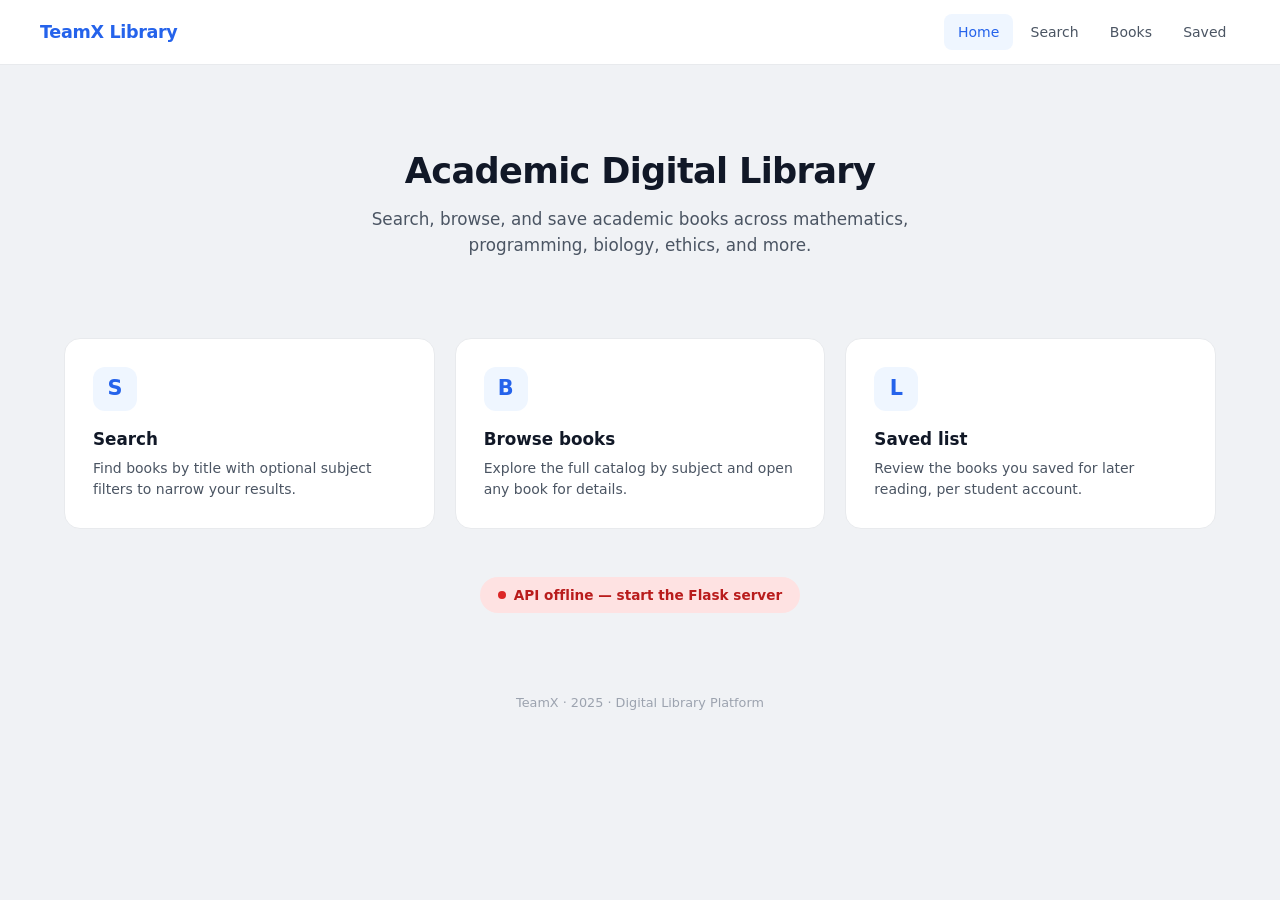
<file: frontend/index.html>
<!DOCTYPE html>
<html lang="es">
<head>
  <meta charset="UTF-8" />
  <meta name="viewport" content="width=device-width, initial-scale=1.0" />
  <title>TeamX Digital Library</title>
  <link rel="stylesheet" href="static/style.css" />
</head>
<body>

<header>
  <div class="header-inner">
    <span class="logo">TeamX Library</span>
    <nav>
      <a href="index.html" class="active">Home</a>
      <a href="forms/search_form.html">Search</a>
      <a href="forms/book_form.html">Books</a>
      <a href="forms/saved_form.html">Saved</a>
    </nav>
  </div>
</header>

<div class="page">
  <section class="hero">
    <h1>Academic Digital Library</h1>
    <p>Search, browse, and save academic books across mathematics, programming, biology, ethics, and more.</p>
  </section>

  <div class="cards">
    <a class="feature-card" href="forms/search_form.html">
      <div class="feature-icon">S</div>
      <h3>Search</h3>
      <p>Find books by title with optional subject filters to narrow your results.</p>
    </a>
    <a class="feature-card" href="forms/book_form.html">
      <div class="feature-icon">B</div>
      <h3>Browse books</h3>
      <p>Explore the full catalog by subject and open any book for details.</p>
    </a>
    <a class="feature-card" href="forms/saved_form.html">
      <div class="feature-icon">L</div>
      <h3>Saved list</h3>
      <p>Review the books you saved for later reading, per student account.</p>
    </a>
  </div>

  <div style="text-align:center; margin-top:3rem;">
    <div id="api-status" class="status-badge loading">Checking API status...</div>
  </div>
</div>

<footer>TeamX &middot; 2025 &middot; Digital Library Platform</footer>

<script>
  fetch("http://localhost:5000/api/health")
    .then(r => r.json())
    .then(d => {
      const el = document.getElementById("api-status");
      el.textContent = "API online — " + d.platform;
      el.className = "status-badge online";
    })
    .catch(() => {
      const el = document.getElementById("api-status");
      el.textContent = "API offline — start the Flask server";
      el.className = "status-badge offline";
    });
</script>
</body>
</html>
</file>
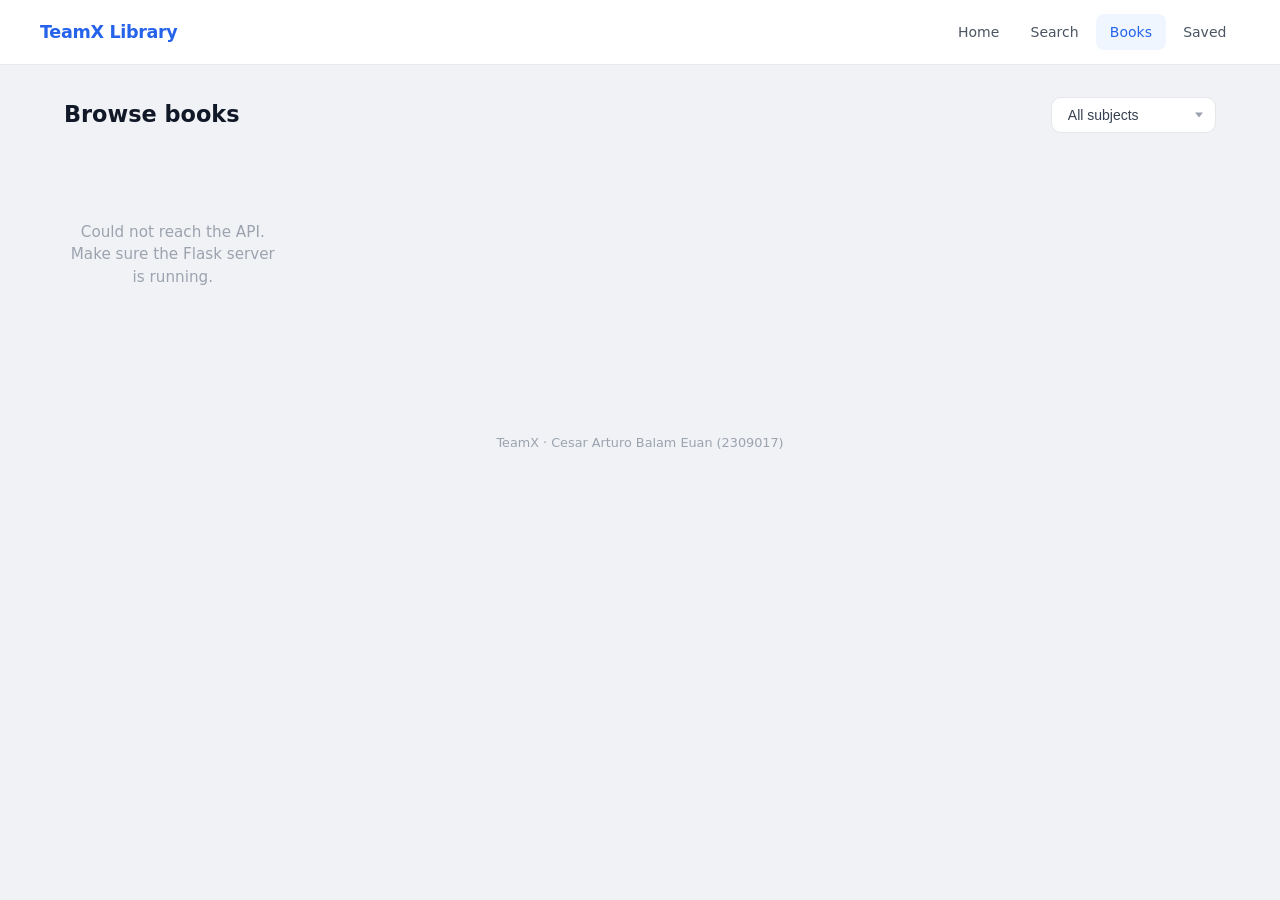
<file: frontend/forms/book_form.html>
<!DOCTYPE html>
<html lang="es">
<head>
  <meta charset="UTF-8" />
  <meta name="viewport" content="width=device-width, initial-scale=1.0" />
  <title>Books — TeamX Library</title>
  <link rel="stylesheet" href="../static/style.css" />
</head>
<body>

<header>
  <div class="header-inner">
    <span class="logo">TeamX Library</span>
    <nav>
      <a href="../index.html">Home</a>
      <a href="search_form.html">Search</a>
      <a href="book_form.html" class="active">Books</a>
      <a href="saved_form.html">Saved</a>
    </nav>
  </div>
</header>

<div class="page">
  <div class="toolbar">
    <h1>Browse books</h1>
    <div class="select-wrap">
      <select id="subject" onchange="loadBooks()">
        <option value="">All subjects</option>
        <option>Mathematics</option>
        <option>Programming</option>
        <option>Databases</option>
        <option>Statistics</option>
        <option>Electronics</option>
        <option>Biology</option>
        <option>Machine Learning</option>
        <option>Ethics</option>
      </select>
    </div>
  </div>

  <div id="grid" class="grid"></div>
</div>

<div id="overlay" class="detail-overlay" onclick="closeDetail(event)">
  <div class="detail-panel">
    <button class="close-btn" onclick="closeOverlay()" aria-label="Close">x</button>
    <div id="d-cover" class="detail-cover"></div>
    <h2 id="d-title"></h2>
    <p class="detail-meta" id="d-author"></p>
    <p class="detail-meta" id="d-year"></p>
    <div class="clearfix"></div>
    <span id="d-tag" class="subject-tag"></span>
    <p class="desc" id="d-desc"></p>
    <div class="sid-row">
      <label for="student-id">Student ID</label>
      <input type="number" id="student-id" value="1" min="1" max="200" />
    </div>
    <button class="save-btn" onclick="saveBook()">Save book</button>
    <div id="toast" class="toast"></div>
  </div>
</div>

<footer>TeamX &middot; Cesar Arturo Balam Euan (2309017)</footer>

<script>
  const API = "http://localhost:5000/api";
  let currentBook = null;
  let browsingDepth = 0;

  const CLS = {
    "Mathematics":"cover-math","Programming":"cover-prog","Databases":"cover-db",
    "Statistics":"cover-stats","Electronics":"cover-elec","Biology":"cover-bio",
    "Machine Learning":"cover-ml","Ethics":"cover-ethics"
  };
  const ABBR = {
    "Mathematics":"MATH","Programming":"PROG","Databases":"DB","Statistics":"STAT",
    "Electronics":"ELEC","Biology":"BIO","Machine Learning":"ML","Ethics":"ETH"
  };

  function loadBooks() {
    const subject = document.getElementById("subject").value;
    const url = subject ? `${API}/books/?subject=${encodeURIComponent(subject)}` : `${API}/books/`;
    fetch(url)
      .then(r => r.json())
      .then(renderGrid)
      .catch(() => {
        document.getElementById("grid").innerHTML =
          '<p class="empty">Could not reach the API. Make sure the Flask server is running.</p>';
      });
  }

  function renderGrid(books) {
    const grid = document.getElementById("grid");
    if (!books.length) { grid.innerHTML = '<p class="empty">No books found for this subject.</p>'; return; }
    const subject = document.getElementById("subject").value;
    const cls  = CLS[subject] || "cover-default";
    const abbr = ABBR[subject] || "BOOK";
    grid.innerHTML = books.map(b => `
      <div class="book-card" onclick="openBook(${b.book_id})">
        <div class="book-cover ${cls}">${abbr}</div>
        <div class="book-title">${b.title}</div>
        <div class="book-author">${b.author || "Unknown author"}</div>
        <div class="book-year">${b.year || ""}</div>
      </div>`).join("");
  }

  function openBook(id) {
    browsingDepth++;
    fetch(`${API}/books/${id}`)
      .then(r => r.json())
      .then(b => {
        currentBook = b;
        const subject = document.getElementById("subject").value;
        const cls  = CLS[subject] || "cover-default";
        const abbr = ABBR[subject] || "BOOK";
        document.getElementById("d-cover").className = `detail-cover ${cls}`;
        document.getElementById("d-cover").textContent = abbr;
        document.getElementById("d-title").textContent  = b.title;
        document.getElementById("d-author").textContent = b.author ? "By " + b.author : "";
        document.getElementById("d-year").textContent   = b.year ? "Published " + b.year : "";
        document.getElementById("d-tag").textContent    = subject || "Academic";
        document.getElementById("d-desc").textContent   = b.description || "";
        const toast = document.getElementById("toast");
        toast.className = "toast"; toast.textContent = "";
        const btn = document.querySelector(".save-btn");
        btn.disabled = false; btn.textContent = "Save book";

        const sid = document.getElementById("student-id").value || 1;
        fetch(`${API}/books/${id}?student_id=${sid}`).catch(() => {});
        document.getElementById("overlay").classList.add("open");
      })
      .catch(() => alert("Could not load book details."));
  }

  function closeOverlay() { document.getElementById("overlay").classList.remove("open"); currentBook = null; }
  function closeDetail(e) { if (e.target === document.getElementById("overlay")) closeOverlay(); }

  function saveBook() {
    if (!currentBook) return;
    const studentId = parseInt(document.getElementById("student-id").value);
    const btn = document.querySelector(".save-btn");
    const toast = document.getElementById("toast");
    if (!studentId || studentId < 1 || studentId > 200) {
      toast.className = "toast error"; toast.textContent = "Enter a valid student ID (1-200)."; return;
    }
    btn.disabled = true; btn.textContent = "Saving...";
    fetch(`${API}/saves/`, {
      method: "POST",
      headers: { "Content-Type": "application/json" },
      body: JSON.stringify({ student_id: studentId, book_id: currentBook.book_id, browsing_depth_at_save: browsingDepth }),
    })
      .then(r => r.json())
      .then(d => { toast.className = "toast success"; toast.textContent = "Book saved to your list."; btn.textContent = "Saved"; })
      .catch(() => { toast.className = "toast error"; toast.textContent = "Could not reach the API."; btn.disabled = false; btn.textContent = "Save book"; });
  }

  loadBooks();
</script>
</body>
</html>
</file>
<file: frontend/static/style.css>
/* ============================================================
   TeamX Digital Library — Shared Stylesheet
   Author: Cesar Arturo Balam Euan (2309017)
   Role:   Frontend & Form Design
   ============================================================ */

* { box-sizing: border-box; margin: 0; padding: 0; }

:root {
  --primary:    #2563eb;
  --primary-d:  #1d4ed8;
  --bg:         #f0f2f5;
  --surface:    #ffffff;
  --text:       #111827;
  --text-soft:  #4b5563;
  --muted:      #9ca3af;
  --border:     #e8eaed;
  --border-in:  #e5e7eb;
}

body {
  font-family: 'Inter', 'Segoe UI', system-ui, sans-serif;
  background: var(--bg);
  color: var(--text);
  min-height: 100vh;
  line-height: 1.5;
}

/* ── Header ─────────────────────────────────────────────── */
header {
  background: var(--surface);
  border-bottom: 1px solid var(--border);
  padding: 0 2rem;
  position: sticky;
  top: 0;
  z-index: 100;
}
.header-inner {
  max-width: 1200px;
  margin: 0 auto;
  display: flex;
  align-items: center;
  justify-content: space-between;
  height: 64px;
}
.logo { font-size: 1.1rem; font-weight: 700; color: var(--primary); letter-spacing: -.02em; }
nav { display: flex; gap: .25rem; }
nav a {
  color: var(--text-soft);
  text-decoration: none;
  font-size: .875rem;
  font-weight: 500;
  padding: .45rem .85rem;
  border-radius: 8px;
  transition: all .15s;
}
nav a:hover { background: #f3f4f6; color: var(--text); }
nav a.active { background: #eff6ff; color: var(--primary); }

/* ── Page container ─────────────────────────────────────── */
.page { max-width: 1200px; margin: 2rem auto; padding: 0 1.5rem; }

.toolbar { display: flex; align-items: center; gap: 1rem; margin-bottom: 1.5rem; flex-wrap: wrap; }
.toolbar h1 { font-size: 1.4rem; font-weight: 700; flex: 1; }

/* ── Hero (home) ────────────────────────────────────────── */
.hero { text-align: center; padding: 3rem 0 2.5rem; }
.hero h1 { font-size: 2.2rem; font-weight: 700; letter-spacing: -.02em; margin-bottom: .6rem; }
.hero p { color: var(--text-soft); font-size: 1.05rem; max-width: 540px; margin: 0 auto; }

/* ── Cards (home) ───────────────────────────────────────── */
.cards { display: grid; grid-template-columns: repeat(auto-fit, minmax(240px, 1fr)); gap: 1.25rem; margin-top: 2.5rem; }
.feature-card {
  background: var(--surface);
  border: 1px solid var(--border);
  border-radius: 16px;
  padding: 1.75rem;
  text-decoration: none;
  color: inherit;
  transition: transform .15s, box-shadow .15s, border-color .15s;
  display: block;
}
.feature-card:hover { transform: translateY(-3px); box-shadow: 0 8px 24px rgba(0,0,0,.08); border-color: #c7d2fe; }
.feature-icon {
  width: 44px; height: 44px;
  border-radius: 12px;
  background: #eff6ff;
  color: var(--primary);
  display: flex; align-items: center; justify-content: center;
  font-size: 1.3rem; font-weight: 700;
  margin-bottom: 1rem;
}
.feature-card h3 { font-size: 1.05rem; font-weight: 600; margin-bottom: .35rem; }
.feature-card p { font-size: .875rem; color: var(--text-soft); }

/* ── Select dropdown ────────────────────────────────────── */
.select-wrap { position: relative; }
.select-wrap select {
  appearance: none;
  background: var(--surface);
  border: 1px solid var(--border-in);
  border-radius: 10px;
  padding: .55rem 2.2rem .55rem 1rem;
  font-size: .875rem; font-weight: 500; color: #374151;
  cursor: pointer; transition: border-color .15s;
}
.select-wrap select:focus { outline: none; border-color: var(--primary); }
.select-wrap::after {
  content: ''; position: absolute; right: .8rem; top: 50%;
  transform: translateY(-50%); width: 0; height: 0;
  border-left: 4px solid transparent; border-right: 4px solid transparent;
  border-top: 5px solid var(--muted); pointer-events: none;
}

/* ── Search bar ─────────────────────────────────────────── */
.searchbar {
  display: flex; gap: .75rem; align-items: center;
  background: var(--surface);
  border: 1px solid var(--border-in);
  border-radius: 14px;
  padding: .5rem .5rem .5rem 1.25rem;
  margin-bottom: 1.5rem;
}
.searchbar input {
  flex: 1; border: none; outline: none;
  font-size: .95rem; background: transparent; color: var(--text);
}
.searchbar input::placeholder { color: var(--muted); }
.btn {
  background: var(--primary); color: #fff; border: none;
  border-radius: 10px; padding: .6rem 1.4rem;
  font-size: .9rem; font-weight: 600; cursor: pointer;
  transition: background .15s;
}
.btn:hover { background: var(--primary-d); }
.btn:disabled { background: #93c5fd; cursor: not-allowed; }

/* ── Toggle chip ────────────────────────────────────────── */
.chip {
  display: inline-flex; align-items: center; gap: .4rem;
  background: var(--surface); border: 1px solid var(--border-in);
  border-radius: 20px; padding: .4rem .9rem;
  font-size: .82rem; font-weight: 500; color: #374151;
  cursor: pointer; user-select: none; transition: all .15s;
}
.chip.active { background: #eff6ff; border-color: #93c5fd; color: var(--primary); }

/* ── Book grid ──────────────────────────────────────────── */
.grid { display: grid; grid-template-columns: repeat(auto-fill, minmax(200px, 1fr)); gap: 1rem; }
.book-card {
  background: var(--surface); border: 1px solid var(--border);
  border-radius: 14px; padding: 1.1rem; cursor: pointer;
  transition: transform .15s, box-shadow .15s, border-color .15s;
  display: flex; flex-direction: column; gap: .4rem;
}
.book-card:hover { transform: translateY(-3px); box-shadow: 0 8px 24px rgba(0,0,0,.08); border-color: #c7d2fe; }
.book-cover {
  width: 100%; aspect-ratio: 3/4; border-radius: 8px;
  display: flex; align-items: center; justify-content: center;
  font-size: .7rem; font-weight: 700; letter-spacing: .05em;
  text-transform: uppercase; margin-bottom: .25rem;
}
.book-title { font-size: .88rem; font-weight: 600; color: var(--text); line-height: 1.3; }
.book-author { font-size: .78rem; color: var(--text-soft); }
.book-year { font-size: .73rem; color: var(--muted); margin-top: auto; }

/* ── Subject cover colors ───────────────────────────────── */
.cover-math   { background: #eff6ff; color: #1d4ed8; }
.cover-prog   { background: #f0fdf4; color: #166534; }
.cover-db     { background: #fdf4ff; color: #7e22ce; }
.cover-stats  { background: #fff7ed; color: #c2410c; }
.cover-elec   { background: #fefce8; color: #854d0e; }
.cover-bio    { background: #f0fdfa; color: #0f766e; }
.cover-ml     { background: #fef2f2; color: #b91c1c; }
.cover-ethics { background: #f8fafc; color: #475569; }
.cover-default{ background: #f3f4f6; color: #374151; }

/* ── List rows (search / saved) ─────────────────────────── */
.list { display: flex; flex-direction: column; gap: .6rem; }
.list-row {
  background: var(--surface); border: 1px solid var(--border);
  border-radius: 12px; padding: 1rem 1.25rem;
  display: flex; align-items: center; gap: 1rem;
  cursor: pointer; transition: border-color .15s, box-shadow .15s;
}
.list-row:hover { border-color: #c7d2fe; box-shadow: 0 4px 14px rgba(0,0,0,.05); }
.list-badge {
  width: 42px; height: 42px; border-radius: 10px; flex-shrink: 0;
  display: flex; align-items: center; justify-content: center;
  font-size: .65rem; font-weight: 700; letter-spacing: .03em;
}
.list-info { flex: 1; min-width: 0; }
.list-info h4 { font-size: .92rem; font-weight: 600; color: var(--text); margin-bottom: .15rem; }
.list-info p { font-size: .8rem; color: var(--text-soft); }
.list-meta { font-size: .78rem; color: var(--muted); text-align: right; white-space: nowrap; }

/* ── Detail modal ───────────────────────────────────────── */
.detail-overlay {
  display: none; position: fixed; inset: 0;
  background: rgba(0,0,0,.4); z-index: 200;
  align-items: center; justify-content: center; padding: 1.5rem;
}
.detail-overlay.open { display: flex; }
.detail-panel {
  background: var(--surface); border-radius: 20px;
  padding: 2rem; max-width: 480px; width: 100%; position: relative;
}
.close-btn {
  position: absolute; top: 1rem; right: 1rem;
  background: #f3f4f6; border: none; border-radius: 50%;
  width: 32px; height: 32px; font-size: 1rem; cursor: pointer;
  display: flex; align-items: center; justify-content: center;
  color: var(--text-soft); transition: background .15s;
}
.close-btn:hover { background: #e5e7eb; }
.detail-cover {
  width: 80px; height: 110px; border-radius: 8px;
  display: flex; align-items: center; justify-content: center;
  font-size: .6rem; font-weight: 700; letter-spacing: .05em;
  text-transform: uppercase; float: left; margin: 0 1.25rem 1rem 0;
}
.detail-panel h2 { font-size: 1.15rem; font-weight: 700; margin-bottom: .25rem; line-height: 1.3; }
.detail-meta { font-size: .85rem; color: var(--text-soft); margin-bottom: .25rem; }
.clearfix { clear: both; }
.subject-tag {
  display: inline-block; background: #eff6ff; color: #1d4ed8;
  font-size: .75rem; font-weight: 600; padding: .2rem .65rem;
  border-radius: 20px; margin: .5rem 0 1rem;
}
.detail-panel p.desc { font-size: .875rem; color: var(--text-soft); line-height: 1.6; margin-bottom: 1.25rem; }
.sid-row { display: flex; align-items: center; gap: .75rem; margin-bottom: 1rem; }
.sid-row label { font-size: .8rem; font-weight: 600; color: #374151; white-space: nowrap; }
.sid-row input { width: 90px; padding: .45rem .7rem; border: 1px solid var(--border-in); border-radius: 8px; font-size: .875rem; }
.sid-row input:focus { outline: none; border-color: var(--primary); }
.save-btn {
  width: 100%; padding: .75rem; background: var(--primary);
  color: #fff; font-size: .95rem; font-weight: 600;
  border: none; border-radius: 12px; cursor: pointer; transition: background .15s;
}
.save-btn:hover { background: var(--primary-d); }
.save-btn:disabled { background: #93c5fd; cursor: not-allowed; }

/* ── Toast ──────────────────────────────────────────────── */
.toast { display: none; margin-top: .75rem; padding: .65rem 1rem; border-radius: 10px; font-size: .85rem; font-weight: 500; text-align: center; }
.toast.success { background: #dcfce7; color: #166534; display: block; }
.toast.error   { background: #fee2e2; color: #b91c1c; display: block; }

/* ── Status badge (home) ────────────────────────────────── */
.status-badge { display: inline-flex; align-items: center; gap: .5rem; padding: .5rem 1.1rem; border-radius: 20px; font-size: .85rem; font-weight: 600; }
.status-badge::before { content: ''; width: 8px; height: 8px; border-radius: 50%; }
.status-badge.loading { background: #f3f4f6; color: var(--text-soft); }
.status-badge.loading::before { background: var(--muted); }
.status-badge.online { background: #dcfce7; color: #166534; }
.status-badge.online::before { background: #16a34a; }
.status-badge.offline { background: #fee2e2; color: #b91c1c; }
.status-badge.offline::before { background: #dc2626; }

.empty { text-align: center; color: var(--muted); padding: 4rem 0; font-size: .95rem; }

footer { text-align: center; padding: 2rem; color: var(--muted); font-size: .8rem; margin-top: 3rem; }
</file>
